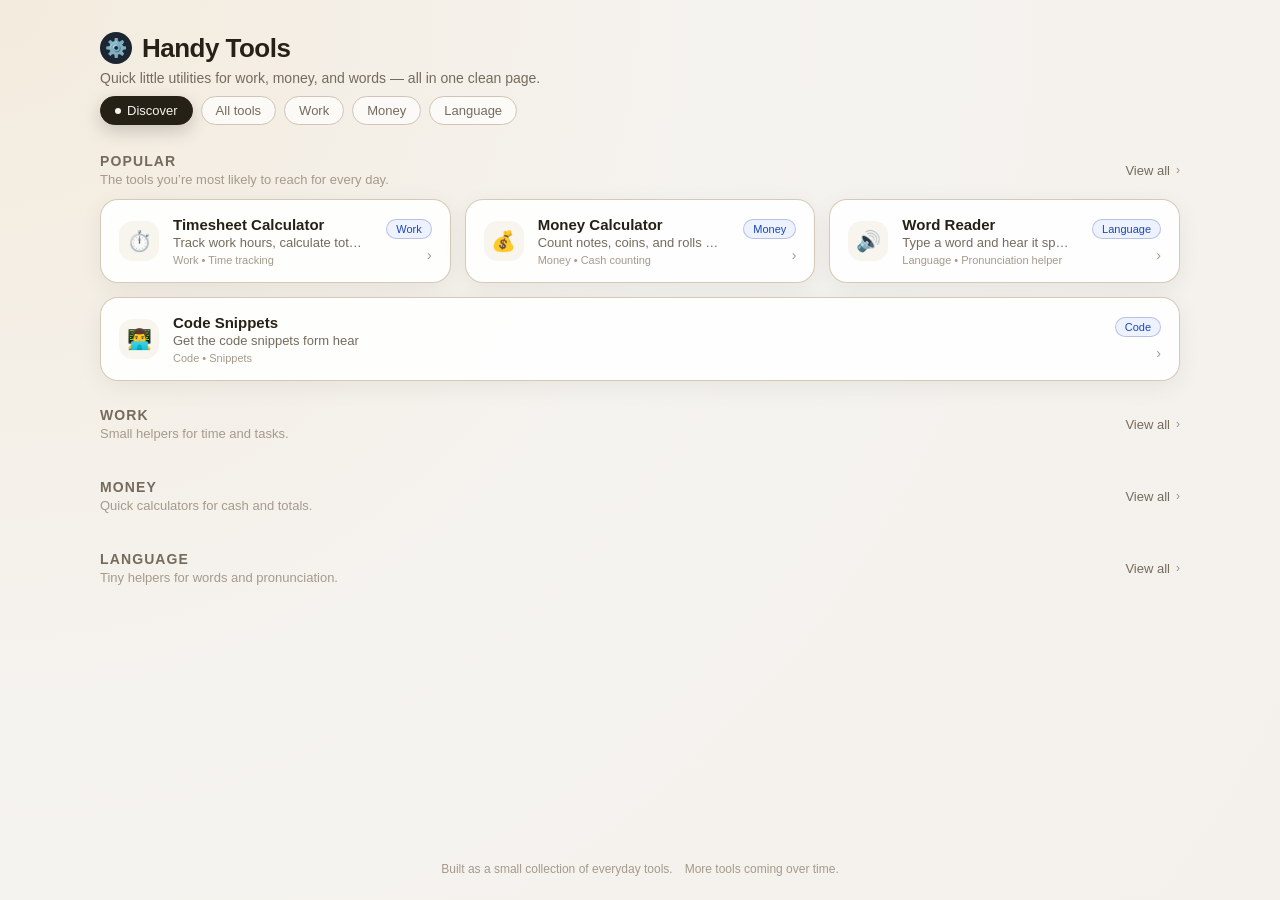
<file: index.html>
<!DOCTYPE html>
<html lang="en">
<head>
  <meta charset="UTF-8" />
  <meta name="viewport" content="width=device-width, initial-scale=1.0" />
  <title>Handy Tools</title>
  <link rel="preconnect" href="https://api.fontshare.com" />
  <link href="https://api.fontshare.com/v2/css?f[]=satoshi@400,500,600,700&display=swap" rel="stylesheet" />
  <style>
    *, *::before, *::after { box-sizing: border-box; margin: 0; padding: 0; }

    :root {
      --bg: #f5f3ef;
      --surface: #ffffff;
      --surface-subtle: #f8f4ee;
      --border: #e0d9cf;
      --border-strong: #d3c8b9;
      --text: #262116;
      --text-muted: #756b5d;
      --text-faint: #a59a8b;
      --accent: #1a56db;
      --accent-soft: #eef2ff;
      --accent-strong: #1749b8;
      --radius-lg: 20px;
      --radius-pill: 999px;
      --shadow-soft: 0 10px 35px rgba(27, 20, 8, 0.08);
      --transition: 180ms cubic-bezier(0.16, 1, 0.3, 1);
      --font: 'Satoshi', -apple-system, BlinkMacSystemFont, 'Segoe UI', sans-serif;
    }

    html {
      -webkit-font-smoothing: antialiased;
      background: var(--bg);
    }

    body {
      font-family: var(--font);
      background: radial-gradient(circle at top left, #f3ebdd, #f5f3ef 45%, #f4f1ec);
      color: var(--text);
      min-height: 100dvh;
      display: flex;
      flex-direction: column;
    }

    .page-shell {
      max-width: 1120px;
      width: 100%;
      margin: 0 auto;
      padding: 32px 20px 40px;
      flex: 1;
    }

    /* Header */

    .page-header {
      margin-bottom: 28px;
    }

    .page-title-row {
      display: flex;
      justify-content: space-between;
      gap: 16px;
      align-items: center;
      margin-bottom: 10px;
    }

    .page-title-main {
      display: flex;
      flex-direction: column;
      gap: 6px;
    }

    .page-title-main h1 {
      font-size: 26px;
      letter-spacing: -0.02em;
      font-weight: 700;
      display: flex;
      align-items: center;
      gap: 10px;
    }

    .page-title-main h1 span.logo-pill {
      display: inline-flex;
      align-items: center;
      justify-content: center;
      width: 32px;
      height: 32px;
      border-radius: var(--radius-pill);
      background: #1c2532;
      color: #f5f3ef;
      font-size: 18px;
      flex-shrink: 0;
    }

    .page-title-main p {
      font-size: 14px;
      color: var(--text-muted);
    }

    .filter-row {
      display: flex;
      gap: 8px;
      flex-wrap: wrap;
      margin-top: 10px;
    }

    .chip {
      border-radius: var(--radius-pill);
      padding: 6px 14px;
      font-size: 13px;
      border: 1px solid transparent;
      background: transparent;
      color: var(--text-muted);
      cursor: pointer;
      display: inline-flex;
      align-items: center;
      gap: 6px;
      transition: background var(--transition), border-color var(--transition), color var(--transition), transform var(--transition), box-shadow var(--transition);
    }

    .chip-primary {
      background: #262116;
      color: #f5f3ef;
      border-color: #262116;
      box-shadow: 0 6px 18px rgba(0,0,0,0.18);
    }

    .chip-primary span.dot {
      width: 6px;
      height: 6px;
      border-radius: 999px;
      background: #f5f3ef;
    }

    .chip-outline {
      border-color: #cfc4b6;
      background: rgba(255, 255, 255, 0.7);
    }

    .chip-outline:hover {
      background: #f0e8dd;
      border-color: var(--border-strong);
      color: var(--text);
      transform: translateY(-1px);
    }

    /* Sections */

    .sections {
      display: flex;
      flex-direction: column;
      gap: 26px;
      margin-top: 16px;
    }

    .section {
      display: flex;
      flex-direction: column;
      gap: 12px;
    }

    .section-header {
      display: flex;
      justify-content: space-between;
      align-items: center;
      gap: 12px;
    }

    .section-title {
      font-size: 14px;
      font-weight: 600;
      letter-spacing: 0.08em;
      text-transform: uppercase;
      color: var(--text-muted);
    }

    .section-subtitle {
      font-size: 13px;
      color: var(--text-faint);
      margin-top: 3px;
    }

    .section-header-main {
      display: flex;
      flex-direction: column;
    }

    .section-view-all {
      font-size: 13px;
      color: var(--text-muted);
      display: inline-flex;
      align-items: center;
      gap: 6px;
      cursor: default;
    }

    .section-view-all span.chevron {
      font-size: 12px;
      opacity: 0.7;
    }

    /* Tool rows */

    .tool-row {
      display: flex;
      gap: 14px;
      flex-wrap: wrap;
    }

    .tool-card {
      flex: 1;
      min-width: 260px;
      max-width: 100%;
      display: flex;
      align-items: center;
      gap: 14px;
      padding: 16px 18px;
      background: rgba(255, 255, 255, 0.9);
      border-radius: 18px;
      border: 1px solid rgba(210, 196, 177, 0.9);
      text-decoration: none;
      color: var(--text);
      box-shadow: 0 6px 24px rgba(23, 14, 2, 0.06);
      transition: border-color var(--transition), box-shadow var(--transition), transform var(--transition), background var(--transition);
    }

    .tool-card:hover {
      border-color: var(--accent);
      box-shadow: var(--shadow-soft);
      transform: translateY(-2px);
      background: #ffffff;
    }

    .tool-avatar {
      width: 40px;
      height: 40px;
      border-radius: 14px;
      background: var(--surface-subtle);
      display: flex;
      align-items: center;
      justify-content: center;
      font-size: 20px;
      flex-shrink: 0;
    }

    .tool-main {
      flex: 1;
      min-width: 0;
    }

    .tool-name {
      font-size: 15px;
      font-weight: 600;
      margin-bottom: 2px;
    }

    .tool-desc {
      font-size: 13px;
      color: var(--text-muted);
      white-space: nowrap;
      text-overflow: ellipsis;
      overflow: hidden;
    }

    .tool-meta {
      font-size: 11px;
      color: var(--text-faint);
      margin-top: 4px;
    }

    .tool-trailing {
      display: flex;
      flex-direction: column;
      align-items: flex-end;
      gap: 8px;
      margin-left: 4px;
    }

    .tool-pill {
      font-size: 11px;
      padding: 3px 9px;
      border-radius: var(--radius-pill);
      background: var(--accent-soft);
      color: var(--accent-strong);
      border: 1px solid rgba(72, 94, 171, 0.32);
    }

    .tool-chevron {
      font-size: 14px;
      color: var(--text-faint);
    }

    /* Coming soon */

    .tool-card.disabled {
      opacity: 0.55;
      cursor: default;
      pointer-events: none;
      border-style: dashed;
      border-color: rgba(201, 188, 172, 0.9);
    }

    .tool-card.disabled .tool-avatar {
      background: #f0ebe4;
      color: var(--text-faint);
    }

    .tool-card.disabled .tool-pill {
      background: #f0ebe4;
      border-color: transparent;
      color: var(--text-faint);
    }

    /* Footer */

    .page-footer {
      max-width: 1120px;
      margin: 0 auto;
      padding: 0 20px 24px;
      font-size: 12px;
      color: var(--text-faint);
      display: flex;
      justify-content: space-between;
      gap: 12px;
      flex-wrap: wrap;
    }

    @media (max-width: 720px) {
      .page-shell {
        padding: 24px 16px 30px;
      }
      .page-title-main h1 {
        font-size: 22px;
      }
      .page-header p {
        font-size: 13px;
      }
      .tool-row {
        flex-direction: column;
      }
      .tool-card {
        width: 100%;
      }
    }
  </style>
</head>
<body>
  <main class="page-shell">
    <header class="page-header">
      <div class="page-title-main">
        <h1>
          <span class="logo-pill">⚙️</span>
          <span>Handy Tools</span>
        </h1>
        <p>Quick little utilities for work, money, and words — all in one clean page.</p>
      </div>

      <div class="filter-row" aria-hidden="true">
        <button class="chip chip-primary" type="button">
          <span class="dot"></span>
          Discover
        </button>
        <button class="chip chip-outline" type="button">All tools</button>
        <button class="chip chip-outline" type="button">Work</button>
        <button class="chip chip-outline" type="button">Money</button>
        <button class="chip chip-outline" type="button">Language</button>
      </div>
    </header>

    <section class="sections" aria-label="Tool categories">

      <!-- Popular -->
      <section class="section" aria-label="Popular tools">
        <div class="section-header">
          <div class="section-header-main">
            <div class="section-title">Popular</div>
            <div class="section-subtitle">The tools you’re most likely to reach for every day.</div>
          </div>
          <div class="section-view-all">
            View all
            <span class="chevron">›</span>
          </div>
        </div>

        <div class="tool-row" id="section-popular"></div>
      </section>

      <!-- Work -->
      <section class="section" aria-label="Work tools">
        <div class="section-header">
          <div class="section-header-main">
            <div class="section-title">Work</div>
            <div class="section-subtitle">Small helpers for time and tasks.</div>
          </div>
          <div class="section-view-all">
            View all
            <span class="chevron">›</span>
          </div>
        </div>

        <div class="tool-row" id="section-work"></div>
      </section>

      <!-- Money -->
      <section class="section" aria-label="Money tools">
        <div class="section-header">
          <div class="section-header-main">
            <div class="section-title">Money</div>
            <div class="section-subtitle">Quick calculators for cash and totals.</div>
          </div>
          <div class="section-view-all">
            View all
            <span class="chevron">›</span>
          </div>
        </div>

        <div class="tool-row" id="section-money"></div>
      </section>

      <!-- Language -->
      <section class="section" aria-label="Language tools">
        <div class="section-header">
          <div class="section-header-main">
            <div class="section-title">Language</div>
            <div class="section-subtitle">Tiny helpers for words and pronunciation.</div>
          </div>
          <div class="section-view-all">
            View all
            <span class="chevron">›</span>
          </div>
        </div>

        <div class="tool-row" id="section-language"></div>
      </section>

    </section>
  </main>

  <footer class="page-footer">
    <span>Built as a small collection of everyday tools.</span>
    <span>More tools coming over time.</span>
  </footer>

  <!-- JSON‑driven cards -->
  <script>
    const SECTION_MAP = {
      "Popular": "section-popular",
      "Work": "section-work",
      "Money": "section-money",
      "Language": "section-language"
    };

    function createToolCard(item) {
      const link = document.createElement(item.href && !item.disabled ? "a" : "div");
      link.className = "tool-card" + (item.disabled ? " disabled" : "");
      if (item.href && !item.disabled) {
        link.href = item.href;
      }

      const avatar = document.createElement("div");
      avatar.className = "tool-avatar";
      avatar.textContent = item.emoji || "⚙️";

      const main = document.createElement("div");
      main.className = "tool-main";

      const name = document.createElement("div");
      name.className = "tool-name";
      name.textContent = item.title;

      const desc = document.createElement("div");
      desc.className = "tool-desc";
      desc.textContent = item.description;

      const meta = document.createElement("div");
      meta.className = "tool-meta";
      meta.textContent = item.meta || item.category || "";

      main.appendChild(name);
      main.appendChild(desc);
      main.appendChild(meta);

      const trailing = document.createElement("div");
      trailing.className = "tool-trailing";

      const pill = document.createElement("div");
      pill.className = "tool-pill";
      pill.textContent = item.pill || item.category || "";

      trailing.appendChild(pill);

      if (!item.disabled && item.href) {
        const chev = document.createElement("div");
        chev.className = "tool-chevron";
        chev.textContent = "›";
        trailing.appendChild(chev);
      }

      link.appendChild(avatar);
      link.appendChild(main);
      link.appendChild(trailing);

      return link;
    }

    async function initTools() {
      try {
        const res = await fetch("assets.json");
        if (!res.ok) {
          throw new Error("HTTP " + res.status);
        }
        const data = await res.json();

        data.forEach(item => {
          const sectionId = SECTION_MAP[item.section];
          if (!sectionId) return;
          const container = document.getElementById(sectionId);
          if (!container) return;
          container.appendChild(createToolCard(item));
        });
      } catch (err) {
        console.error("Failed to load assets.json", err);
      }
    }

    document.addEventListener("DOMContentLoaded", initTools);
  </script>
</body>
</html>
</file>
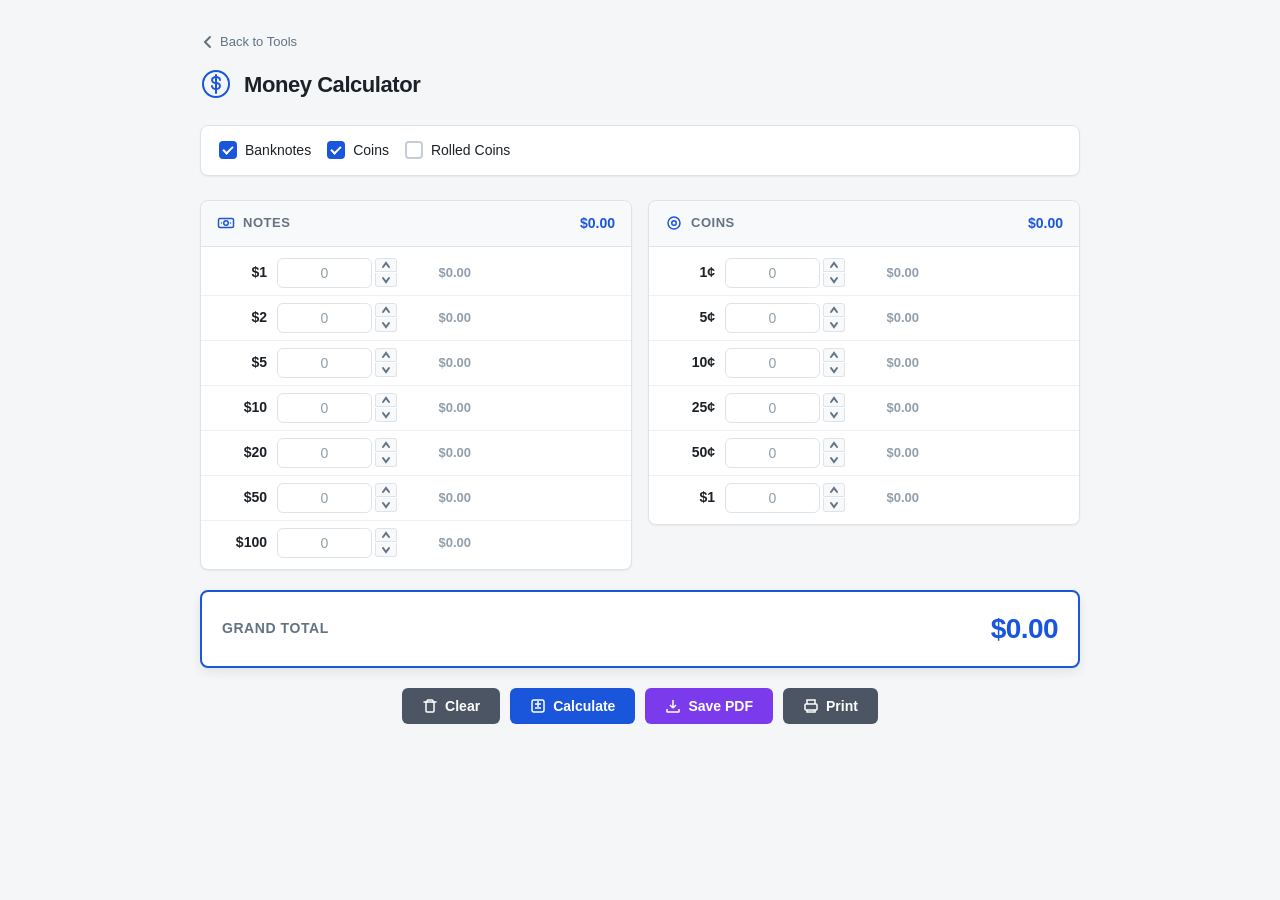
<file: tools/money-calculator/index.html>
<!DOCTYPE html>
<html lang="en">
<head>
  <meta charset="UTF-8">
  <meta name="viewport" content="width=device-width, initial-scale=1.0">
  <title>Money Calculator</title>
  <link href="https://api.fontshare.com/v2/css?f[]=satoshi@400,500,600,700&display=swap" rel="stylesheet">
  <link rel="stylesheet" href="code/style.css">
  <script src="code/jspdf.umd.min.js"></script>
  <script src="code/jspdf.plugin.autotable.min.js"></script>
</head>
<body>

  <div class="app-container">
    <!-- Back Link -->
    <a href="../../index.html" class="back-link no-print" data-testid="link-back">
      <svg width="16" height="16" viewBox="0 0 16 16" fill="none" stroke="currentColor" stroke-width="2" stroke-linecap="round"><path d="M10 3L5 8l5 5"/></svg>
      Back to Tools
    </a>

    <!-- Header -->
    <header class="app-header">
      <div class="logo-area">
        <svg class="logo-icon" width="32" height="32" viewBox="0 0 32 32" fill="none" aria-label="Money Calculator">
          <circle cx="16" cy="16" r="13" stroke="currentColor" stroke-width="2"/>
          <line x1="16" y1="7" x2="16" y2="25" stroke="currentColor" stroke-width="2" stroke-linecap="round"/>
          <path d="M20 12c0-1.7-1.8-3-4-3s-4 1.3-4 3 1.8 3 4 3 4 1.3 4 3-1.8 3-4 3-4-1.3-4-3" stroke="currentColor" stroke-width="2" stroke-linecap="round" fill="none"/>
        </svg>
        <h1>Money Calculator</h1>
      </div>
    </header>

    <!-- Toggle Options -->
    <div class="toggle-bar no-print">
      <label class="toggle-label" data-testid="toggle-banknotes">
        <input type="checkbox" id="toggle-notes" checked onchange="toggleSection('notes')">
        Banknotes
      </label>
      <label class="toggle-label" data-testid="toggle-coins">
        <input type="checkbox" id="toggle-coins" checked onchange="toggleSection('coins')">
        Coins
      </label>
      <label class="toggle-label" data-testid="toggle-rolled">
        <input type="checkbox" id="toggle-rolled" onchange="toggleSection('rolled')">
        Rolled Coins
      </label>
    </div>

    <!-- Notes + Coins side by side -->
    <div class="two-col-row">
      <!-- Banknotes Section -->
      <section id="section-notes" class="money-section">
        <div class="section-header">
          <svg width="18" height="18" viewBox="0 0 24 24" fill="none" stroke="currentColor" stroke-width="2" stroke-linecap="round">
            <rect x="2" y="6" width="20" height="12" rx="2"/>
            <circle cx="12" cy="12" r="3"/>
            <line x1="6" y1="12" x2="6" y2="12.01"/>
            <line x1="18" y1="12" x2="18" y2="12.01"/>
          </svg>
          <h2>Notes</h2>
          <span class="section-subtotal" id="notes-subtotal">$0.00</span>
        </div>
        <div class="denomination-grid" id="notes-grid"></div>
      </section>

      <!-- Coins Section -->
      <section id="section-coins" class="money-section">
        <div class="section-header">
          <svg width="18" height="18" viewBox="0 0 24 24" fill="none" stroke="currentColor" stroke-width="2" stroke-linecap="round">
            <circle cx="12" cy="12" r="8"/>
            <circle cx="12" cy="12" r="3"/>
          </svg>
          <h2>Coins</h2>
          <span class="section-subtotal" id="coins-subtotal">$0.00</span>
        </div>
        <div class="denomination-grid" id="coins-grid"></div>
      </section>
    </div>

    <!-- Rolled Coins Section -->
    <section id="section-rolled" class="money-section rolled-full hidden">
      <div class="section-header">
        <svg width="18" height="18" viewBox="0 0 24 24" fill="none" stroke="currentColor" stroke-width="2" stroke-linecap="round">
          <rect x="6" y="3" width="12" height="18" rx="3"/>
          <line x1="6" y1="9" x2="18" y2="9"/>
          <line x1="6" y1="15" x2="18" y2="15"/>
        </svg>
        <h2>Rolled Coins</h2>
        <span class="section-subtotal" id="rolled-subtotal">$0.00</span>
      </div>
      <div class="denomination-grid" id="rolled-grid"></div>
    </section>

    <!-- Total -->
    <div class="total-bar" id="total-bar">
      <div class="total-label">Grand Total</div>
      <div class="total-amount" id="grand-total">$0.00</div>
    </div>

    <!-- Action Buttons -->
    <div class="actions-bar no-print">
      <button class="btn btn-clear" onclick="clearAll()" data-testid="button-clear">
        <svg width="16" height="16" viewBox="0 0 16 16" fill="none" stroke="currentColor" stroke-width="1.5" stroke-linecap="round"><path d="M2 4h12"/><path d="M5 4V3a1 1 0 011-1h4a1 1 0 011 1v1"/><path d="M12 4v9a1 1 0 01-1 1H5a1 1 0 01-1-1V4"/></svg>
        Clear
      </button>
      <button class="btn btn-calc" onclick="calculateAll()" data-testid="button-calculate">
        <svg width="16" height="16" viewBox="0 0 16 16" fill="none" stroke="currentColor" stroke-width="1.5"><rect x="2" y="2" width="12" height="12" rx="2"/><line x1="5" y1="6" x2="11" y2="6"/><line x1="5" y1="10" x2="11" y2="10"/><line x1="8" y1="3" x2="8" y2="9"/></svg>
        Calculate
      </button>
      <button class="btn btn-save" onclick="saveAsPDF()" data-testid="button-save-pdf">
        <svg width="16" height="16" viewBox="0 0 16 16" fill="none" stroke="currentColor" stroke-width="1.5"><path d="M8 2v8m0 0l-3-3m3 3l3-3"/><path d="M2 11v2.5a.5.5 0 00.5.5h11a.5.5 0 00.5-.5V11"/></svg>
        Save PDF
      </button>
      <button class="btn btn-print" onclick="printSheet()" data-testid="button-print">
        <svg width="16" height="16" viewBox="0 0 16 16" fill="none" stroke="currentColor" stroke-width="1.5"><path d="M4 6V2h8v4"/><rect x="2" y="6" width="12" height="6" rx="1"/><path d="M4 12v2h8v-2"/></svg>
        Print
      </button>
    </div>
  </div>

  <script src="code/app.js"></script>
</body>
</html>
</file>
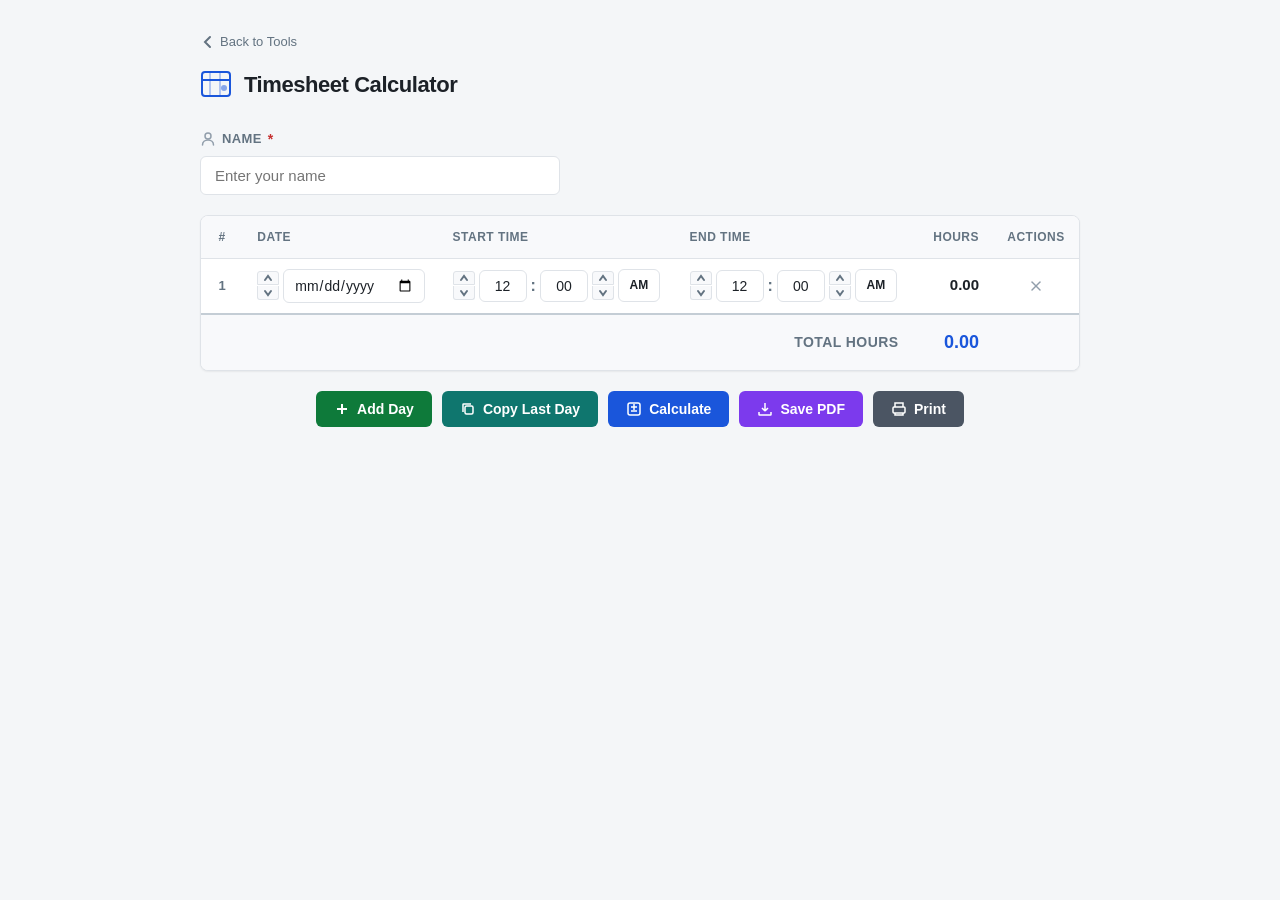
<file: tools/timesheet-calculator/index.html>
<!DOCTYPE html>
<html lang="en">
<head>
  <meta charset="UTF-8">
  <meta name="viewport" content="width=device-width, initial-scale=1.0">
  <title>Timesheet Calculator</title>
  <link href="https://api.fontshare.com/v2/css?f[]=satoshi@400,500,600,700&display=swap" rel="stylesheet">
  <link rel="stylesheet" href="code/style.css">
  <script src="code/jspdf.umd.min.js"></script>
  <script src="code/jspdf.plugin.autotable.min.js"></script>
</head>
<body>

  <div class="app-container">
    <!-- Back Link -->
    <a href="../../index.html" class="back-link" data-testid="link-back">
      <svg width="16" height="16" viewBox="0 0 16 16" fill="none" stroke="currentColor" stroke-width="2" stroke-linecap="round"><path d="M10 3L5 8l5 5"/></svg>
      Back to Tools
    </a>

    <!-- Header -->
    <header class="app-header">
      <div class="logo-area">
        <svg class="logo-icon" width="32" height="32" viewBox="0 0 32 32" fill="none" aria-label="Timesheet Calculator">
          <rect x="2" y="4" width="28" height="24" rx="3" stroke="currentColor" stroke-width="2"/>
          <line x1="2" y1="12" x2="30" y2="12" stroke="currentColor" stroke-width="2"/>
          <line x1="10" y1="4" x2="10" y2="28" stroke="currentColor" stroke-width="1.5" opacity="0.4"/>
          <line x1="20" y1="4" x2="20" y2="28" stroke="currentColor" stroke-width="1.5" opacity="0.4"/>
          <circle cx="24" cy="20" r="3" fill="currentColor" opacity="0.5"/>
        </svg>
        <h1>Timesheet Calculator</h1>
      </div>
    </header>

    <!-- Name Field -->
    <div class="name-field-wrapper">
      <label for="employee-name" class="name-label">
        <svg width="16" height="16" viewBox="0 0 16 16" fill="none" stroke="currentColor" stroke-width="1.5" stroke-linecap="round"><circle cx="8" cy="5" r="3"/><path d="M2.5 14c0-3 2.5-5 5.5-5s5.5 2 5.5 5"/></svg>
        Name <span class="required">*</span>
      </label>
      <input type="text" id="employee-name" placeholder="Enter your name" required data-testid="input-employee-name">
      <span class="name-error" id="name-error">Name is required</span>
    </div>

    <!-- Table -->
    <div class="table-wrapper">
      <table id="timesheet">
        <thead>
          <tr>
            <th class="col-index">#</th>
            <th class="col-date">Date</th>
            <th class="col-time">Start Time</th>
            <th class="col-time">End Time</th>
            <th class="col-hours">Hours</th>
            <th class="col-actions no-print">Actions</th>
          </tr>
        </thead>
        <tbody id="days-body">
          <!-- rows added by JS -->
        </tbody>
        <tfoot>
          <tr>
            <td colspan="4" class="total-label">Total Hours</td>
            <td class="total-value"><span id="total-hours">0.00</span></td>
            <td class="no-print"></td>
          </tr>
        </tfoot>
      </table>
    </div>

    <!-- Action Buttons -->
    <div class="actions-bar no-print">
      <button class="btn btn-add" onclick="addDay()" data-testid="button-add-day">
        <svg width="16" height="16" viewBox="0 0 16 16" fill="none" stroke="currentColor" stroke-width="2"><line x1="8" y1="3" x2="8" y2="13"/><line x1="3" y1="8" x2="13" y2="8"/></svg>
        Add Day
      </button>
      <button class="btn btn-copy" onclick="copyLastDay()" data-testid="button-copy-day">
        <svg width="16" height="16" viewBox="0 0 16 16" fill="none" stroke="currentColor" stroke-width="1.5"><rect x="5" y="5" width="8" height="8" rx="1.5"/><path d="M3 11V3.5A.5.5 0 013.5 3H11"/></svg>
        Copy Last Day
      </button>
      <button class="btn btn-calc" onclick="calculateAll()" data-testid="button-calculate">
        <svg width="16" height="16" viewBox="0 0 16 16" fill="none" stroke="currentColor" stroke-width="1.5"><rect x="2" y="2" width="12" height="12" rx="2"/><line x1="5" y1="6" x2="11" y2="6"/><line x1="5" y1="10" x2="11" y2="10"/><line x1="8" y1="3" x2="8" y2="9"/></svg>
        Calculate
      </button>
      <button class="btn btn-save" onclick="saveAsPDF()" data-testid="button-save-pdf">
        <svg width="16" height="16" viewBox="0 0 16 16" fill="none" stroke="currentColor" stroke-width="1.5"><path d="M8 2v8m0 0l-3-3m3 3l3-3"/><path d="M2 11v2.5a.5.5 0 00.5.5h11a.5.5 0 00.5-.5V11"/></svg>
        Save PDF
      </button>
      <button class="btn btn-print" onclick="printSheet()" data-testid="button-print">
        <svg width="16" height="16" viewBox="0 0 16 16" fill="none" stroke="currentColor" stroke-width="1.5"><path d="M4 6V2h8v4"/><rect x="2" y="6" width="12" height="6" rx="1"/><path d="M4 12v2h8v-2"/></svg>
        Print
      </button>
    </div>
  </div>

  <script src="code/app.js"></script>
</body>
</html>
</file>
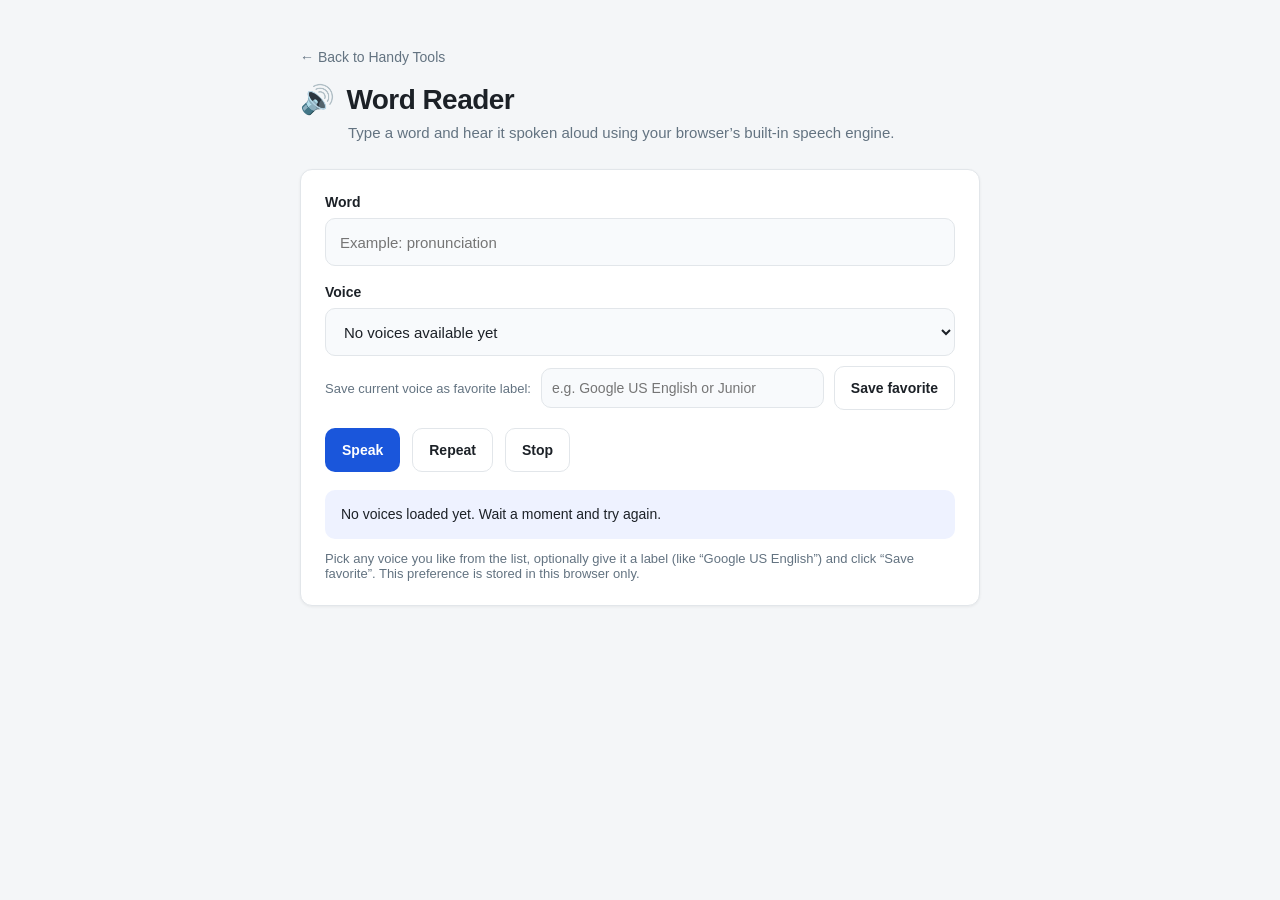
<file: tools/word-reader/index.html>
<!DOCTYPE html>
<html lang="en">
<head>
  <meta charset="UTF-8" />
  <meta name="viewport" content="width=device-width, initial-scale=1.0" />
  <title>Word Reader - Handy Tools</title>
  <link rel="preconnect" href="https://api.fontshare.com" />
  <link href="https://api.fontshare.com/v2/css?f[]=satoshi@400,500,700&display=swap" rel="stylesheet" />
  <style>
    *, *::before, *::after { box-sizing: border-box; margin: 0; padding: 0; }

    :root {
      --bg: #f4f6f8;
      --surface: #ffffff;
      --surface-soft: #f8fafc;
      --border: #e2e6ea;
      --border-hover: #c4cdd5;
      --text: #1c2127;
      --text-muted: #637381;
      --primary: #1a56db;
      --primary-hover: #1749b8;
      --primary-light: #eef2ff;
      --radius: 12px;
      --shadow: 0 1px 3px rgba(0,0,0,0.06);
      --transition: 200ms ease;
      --font: 'Satoshi', -apple-system, BlinkMacSystemFont, 'Segoe UI', sans-serif;
    }

    html { -webkit-font-smoothing: antialiased; }

    body {
      font-family: var(--font);
      background: var(--bg);
      color: var(--text);
      min-height: 100dvh;
    }

    .container {
      max-width: 720px;
      width: 100%;
      margin: 0 auto;
      padding: 48px 20px 40px;
    }

    .page-header { margin-bottom: 28px; }

    .back-link {
      display: inline-flex;
      align-items: center;
      gap: 8px;
      text-decoration: none;
      color: var(--text-muted);
      font-size: 14px;
      font-weight: 500;
      margin-bottom: 18px;
      transition: color var(--transition);
    }
    .back-link:hover { color: var(--primary); }

    .page-header h1 {
      font-size: 28px;
      font-weight: 700;
      letter-spacing: -0.02em;
      color: var(--text);
      display: flex;
      align-items: center;
      gap: 12px;
    }
    .page-header p {
      font-size: 15px;
      color: var(--text-muted);
      margin-top: 8px;
      padding-left: 48px;
    }

    .app-card {
      background: var(--surface);
      border: 1px solid var(--border);
      border-radius: var(--radius);
      box-shadow: var(--shadow);
      padding: 24px;
    }

    .field { margin-bottom: 18px; }

    .field label {
      display: block;
      font-size: 14px;
      font-weight: 600;
      margin-bottom: 8px;
      color: var(--text);
    }

    .input,
    .select {
      width: 100%;
      min-height: 48px;
      border: 1px solid var(--border);
      border-radius: 10px;
      background: var(--surface-soft);
      color: var(--text);
      font-size: 15px;
      padding: 0 14px;
      outline: none;
      transition: border-color var(--transition), box-shadow var(--transition), background var(--transition);
    }

    .input:focus,
    .select:focus {
      border-color: var(--primary);
      box-shadow: 0 0 0 3px rgba(26, 86, 219, 0.12);
      background: var(--surface);
    }

    .actions {
      display: flex;
      gap: 12px;
      flex-wrap: wrap;
      margin-top: 6px;
    }

    .btn {
      min-height: 44px;
      padding: 0 16px;
      border-radius: 10px;
      border: 1px solid transparent;
      font-size: 14px;
      font-weight: 600;
      font-family: inherit;
      cursor: pointer;
      transition: all var(--transition);
    }

    .btn-primary {
      background: var(--primary);
      color: #fff;
    }
    .btn-primary:hover { background: var(--primary-hover); }

    .btn-secondary {
      background: var(--surface);
      color: var(--text);
      border-color: var(--border);
    }
    .btn-secondary:hover {
      border-color: var(--border-hover);
      background: var(--surface-soft);
    }

    .status {
      margin-top: 18px;
      padding: 14px 16px;
      border-radius: 10px;
      background: var(--primary-light);
      color: var(--text);
      font-size: 14px;
      line-height: 1.5;
      white-space: pre-line;
    }

    .hint {
      margin-top: 12px;
      font-size: 13px;
      color: var(--text-muted);
    }

    .favorite-row {
      display: flex;
      flex-wrap: wrap;
      gap: 10px;
      margin-top: 10px;
      align-items: center;
    }

    .favorite-label {
      font-size: 13px;
      color: var(--text-muted);
    }

    .favorite-name-input {
      flex: 1 1 160px;
      min-width: 0;
    }

    .favorite-name-input.input {
      min-height: 40px;
      font-size: 14px;
      padding-inline: 10px;
    }

    .favorite-chip {
      display: inline-flex;
      align-items: center;
      gap: 6px;
      padding: 4px 10px;
      border-radius: 999px;
      background: var(--surface-soft);
      border: 1px solid var(--border);
      font-size: 12px;
      color: var(--text-muted);
      margin-top: 6px;
    }

    .favorite-chip strong {
      font-weight: 600;
      color: var(--text);
    }

    @media (max-width: 480px) {
      .container { padding: 32px 16px 32px; }
      .page-header h1 { font-size: 22px; }
      .page-header p { padding-left: 0; }
      .actions { flex-direction: column; }
      .btn { width: 100%; }
      .favorite-row { flex-direction: column; align-items: stretch; }
    }
  </style>
</head>
<body>
  <main class="container">
    <header class="page-header">
      <a class="back-link" href="../../index.html">← Back to Handy Tools</a>
      <h1>
        <span aria-hidden="true">🔊</span>
        <span>Word Reader</span>
      </h1>
      <p>Type a word and hear it spoken aloud using your browser’s built-in speech engine.</p>
    </header>

    <section class="app-card">
      <div class="field">
        <label for="wordInput">Word</label>
        <input
          id="wordInput"
          class="input"
          type="text"
          placeholder="Example: pronunciation"
          autocomplete="off"
        />
      </div>

      <div class="field">
        <label for="voiceSelect">Voice</label>
        <select id="voiceSelect" class="select"></select>

        <div class="favorite-row">
          <span class="favorite-label">Save current voice as favorite label:</span>
          <input
            id="favoriteNameInput"
            class="input favorite-name-input"
            type="text"
            placeholder="e.g. Google US English or Junior"
          />
          <button id="saveFavoriteBtn" class="btn btn-secondary" type="button">
            Save favorite
          </button>
        </div>

        <div id="favoriteInfo" class="favorite-chip" style="display:none;">
          Favorite: <strong id="favoriteLabel"></strong>
          <span id="favoriteDetails"></span>
        </div>
      </div>

      <div class="actions">
        <button class="btn btn-primary" id="speakBtn" type="button">Speak</button>
        <button class="btn btn-secondary" id="repeatBtn" type="button">Repeat</button>
        <button class="btn btn-secondary" id="stopBtn" type="button">Stop</button>
      </div>

      <div class="status" id="status">Ready. Type a word and press Speak.</div>
      <div class="hint">
        Pick any voice you like from the list, optionally give it a label (like “Google US English”) and click “Save favorite”. This preference is stored in this browser only.
      </div>
    </section>
  </main>

  <script>
    const synth = window.speechSynthesis;
    const wordInput = document.getElementById('wordInput');
    const voiceSelect = document.getElementById('voiceSelect');
    const speakBtn = document.getElementById('speakBtn');
    const repeatBtn = document.getElementById('repeatBtn');
    const stopBtn = document.getElementById('stopBtn');
    const status = document.getElementById('status');

    const favoriteNameInput = document.getElementById('favoriteNameInput');
    const saveFavoriteBtn = document.getElementById('saveFavoriteBtn');
    const favoriteInfo = document.getElementById('favoriteInfo');
    const favoriteLabelEl = document.getElementById('favoriteLabel');
    const favoriteDetailsEl = document.getElementById('favoriteDetails');

    const FAVORITE_KEY = 'word_reader_favorite_voice_v1';

    let voices = [];
    let lastWord = '';
    let favoriteVoice = null; // { label, name, lang }

    function setStatus(message) {
      status.textContent = message;
    }

    function loadFavorite() {
      try {
        const raw = localStorage.getItem(FAVORITE_KEY);
        if (!raw) return;
        const parsed = JSON.parse(raw);
        if (parsed && parsed.name && parsed.lang && parsed.label) {
          favoriteVoice = parsed;
          favoriteInfo.style.display = 'inline-flex';
          favoriteLabelEl.textContent = favoriteVoice.label;
          favoriteDetailsEl.textContent = `(${favoriteVoice.name}, ${favoriteVoice.lang})`;
        }
      } catch (e) {
        console.warn('Could not load favorite voice', e);
      }
    }

    function saveFavorite(currentVoice) {
      const label = (favoriteNameInput.value || '').trim() || currentVoice.name;
      favoriteVoice = {
        label,
        name: currentVoice.name,
        lang: currentVoice.lang
      };
      localStorage.setItem(FAVORITE_KEY, JSON.stringify(favoriteVoice));
      favoriteInfo.style.display = 'inline-flex';
      favoriteLabelEl.textContent = favoriteVoice.label;
      favoriteDetailsEl.textContent = `(${favoriteVoice.name}, ${favoriteVoice.lang})`;
      setStatus(`Saved favorite: ${favoriteVoice.label}\nVoice: ${favoriteVoice.name} (${favoriteVoice.lang})`);
    }

    function chooseAutoVoiceIndex(voices) {
      const googleEnglish = voices.findIndex(v =>
        v.name && v.name.toLowerCase().includes('google') &&
        v.lang && v.lang.toLowerCase().startsWith('en')
      );
      if (googleEnglish >= 0) return googleEnglish;

      const defaultVoice = voices.findIndex(v => v.default);
      if (defaultVoice >= 0) return defaultVoice;

      const enUsVoice = voices.findIndex(v =>
        v.lang && v.lang.toLowerCase() === 'en-us'
      );
      if (enUsVoice >= 0) return enUsVoice;

      const anyEnglish = voices.findIndex(v =>
        v.lang && v.lang.toLowerCase().startsWith('en')
      );
      if (anyEnglish >= 0) return anyEnglish;

      return 0;
    }

    function findFavoriteIndex(voices, favorite) {
      if (!favorite) return -1;
      return voices.findIndex(v =>
        v.name === favorite.name && v.lang === favorite.lang
      );
    }

    function populateVoices() {
      voices = synth.getVoices();
      voices.sort((a, b) => a.name.localeCompare(b.name));

      voiceSelect.innerHTML = '';

      if (!voices.length) {
        const option = document.createElement('option');
        option.value = '';
        option.textContent = 'No voices available yet';
        voiceSelect.appendChild(option);
        setStatus('No voices loaded yet. Wait a moment and try again.');
        return;
      }

      voices.forEach((voice, index) => {
        const option = document.createElement('option');
        option.value = String(index);
        option.textContent = `${voice.name} (${voice.lang})${voice.default ? ' — default' : ''}`;
        option.dataset.name = voice.name;
        option.dataset.lang = voice.lang;
        voiceSelect.appendChild(option);
      });

      // Prefer saved favorite if present in this browser
      let selectedIndex = findFavoriteIndex(voices, favoriteVoice);
      let usingFavorite = selectedIndex >= 0;

      if (!usingFavorite) {
        selectedIndex = chooseAutoVoiceIndex(voices);
      }

      voiceSelect.selectedIndex = selectedIndex;
      const selectedVoice = voices[selectedIndex];

      setStatus(
        usingFavorite
          ? `Ready. Using favorite voice: ${selectedVoice.name} (${selectedVoice.lang})`
          : `Ready. Selected voice: ${selectedVoice.name} (${selectedVoice.lang})`
      );
    }

    function getSelectedVoice() {
      const selectedOption = voiceSelect.selectedOptions[0];
      if (!selectedOption) return null;

      const idx = Number(selectedOption.value);
      const v = voices[idx];
      if (v) return v;

      const name = selectedOption.dataset.name;
      const lang = selectedOption.dataset.lang;
      return voices.find(voice => voice.name === name && voice.lang === lang) || null;
    }

    function speakWord(word) {
      const cleanWord = (word || '').trim();

      if (!cleanWord) {
        setStatus('Please enter a word first.');
        wordInput.focus();
        return;
      }

      if (!voices.length) {
        populateVoices();
      }

      synth.cancel();

      const utterance = new SpeechSynthesisUtterance(cleanWord);

      const selectedVoice = getSelectedVoice();
      if (selectedVoice) {
        utterance.voice = selectedVoice;
        utterance.lang = selectedVoice.lang || 'en-US';
      } else {
        utterance.lang = 'en-US';
      }

      utterance.rate = 0.9;
      utterance.pitch = 1;

      utterance.onstart = () => {
        if (selectedVoice) {
          setStatus(`Speaking: ${cleanWord}\nVoice: ${selectedVoice.name} (${selectedVoice.lang})`);
        } else {
          setStatus(`Speaking: ${cleanWord}`);
        }
      };

      utterance.onend = () => {
        if (selectedVoice) {
          setStatus(`Finished: ${cleanWord}\nVoice used: ${selectedVoice.name} (${selectedVoice.lang})`);
        } else {
          setStatus(`Finished: ${cleanWord}`);
        }
      };

      utterance.onerror = (event) => {
        setStatus(`Sorry, the browser could not speak that word.\nError: ${event.error || 'unknown'}`);
      };

      lastWord = cleanWord;
      synth.speak(utterance);
    }

    speakBtn.addEventListener('click', () => speakWord(wordInput.value));
    repeatBtn.addEventListener('click', () => speakWord(lastWord || wordInput.value));

    stopBtn.addEventListener('click', () => {
      synth.cancel();
      setStatus('Stopped.');
    });

    wordInput.addEventListener('keydown', (event) => {
      if (event.key === 'Enter') {
        speakWord(wordInput.value);
      }
    });

    voiceSelect.addEventListener('change', () => {
      const selectedVoice = getSelectedVoice();
      if (selectedVoice) {
        setStatus(`Voice changed to: ${selectedVoice.name} (${selectedVoice.lang})`);
      }
    });

    saveFavoriteBtn.addEventListener('click', () => {
      const currentVoice = getSelectedVoice();
      if (!currentVoice) {
        setStatus('Select a voice first, then save it as favorite.');
        return;
      }
      try {
        saveFavorite(currentVoice);
      } catch (e) {
        console.warn('Failed to save favorite voice', e);
        setStatus('Could not save favorite (storage not available?).');
      }
    });

    loadFavorite();
    populateVoices();

    if (typeof synth !== 'undefined' && synth.onvoiceschanged !== undefined) {
      synth.onvoiceschanged = populateVoices;
    }
  </script>
</body>
</html>
</file>
<file: tools/money-calculator/code/style.css>
/* ============================================================
   Money Calculator — Professional Design System
   Matches Timesheet Calculator color palette
   ============================================================ */

*, *::before, *::after { box-sizing: border-box; margin: 0; padding: 0; }

:root {
  --bg: #f4f6f8;
  --surface: #ffffff;
  --surface-alt: #f8f9fb;
  --border: #dfe3e8;
  --border-strong: #c4cdd5;
  --text: #1c2127;
  --text-muted: #637381;
  --text-faint: #919eab;

  --primary: #1a56db;
  --primary-hover: #1648b8;
  --primary-fg: #ffffff;
  --primary-light: #eef2ff;

  --success: #0e7a3a;
  --success-hover: #0c6631;

  --danger: #c53030;

  --neutral: #4b5563;
  --neutral-hover: #374151;

  --radius: 8px;
  --radius-sm: 6px;
  --shadow-sm: 0 1px 2px rgba(0,0,0,0.06);
  --shadow-md: 0 4px 12px rgba(0,0,0,0.08);
  --transition: 150ms ease;

  --font: 'Satoshi', -apple-system, BlinkMacSystemFont, 'Segoe UI', sans-serif;
}

html { -webkit-font-smoothing: antialiased; -moz-osx-font-smoothing: grayscale; }

body {
  font-family: var(--font);
  font-size: 15px;
  line-height: 1.5;
  color: var(--text);
  background: var(--bg);
  min-height: 100dvh;
  display: flex;
  flex-direction: column;
}

/* ---- App Container ---- */
.app-container {
  max-width: 920px;
  width: 100%;
  margin: 0 auto;
  padding: 32px 20px 40px;
  flex: 1;
}

/* ---- Back Link ---- */
.back-link {
  display: inline-flex;
  align-items: center;
  gap: 4px;
  font-size: 13px;
  font-weight: 500;
  color: var(--text-muted);
  text-decoration: none;
  margin-bottom: 16px;
  transition: color var(--transition);
}
.back-link:hover { color: var(--primary); }

/* ---- Header ---- */
.app-header { margin-bottom: 24px; }

.logo-area {
  display: flex;
  align-items: center;
  gap: 12px;
}

.logo-icon { color: var(--primary); flex-shrink: 0; }

.app-header h1 {
  font-size: 22px;
  font-weight: 700;
  letter-spacing: -0.02em;
  color: var(--text);
}

/* ---- Toggle Bar ---- */
.toggle-bar {
  display: flex;
  flex-wrap: wrap;
  gap: 16px;
  margin-bottom: 24px;
  padding: 14px 18px;
  background: var(--surface);
  border: 1px solid var(--border);
  border-radius: var(--radius);
  box-shadow: var(--shadow-sm);
}

.toggle-label {
  display: flex;
  align-items: center;
  gap: 8px;
  font-size: 14px;
  font-weight: 500;
  color: var(--text);
  cursor: pointer;
  user-select: none;
}

.toggle-label input[type="checkbox"] {
  appearance: none;
  -webkit-appearance: none;
  width: 18px;
  height: 18px;
  border: 2px solid var(--border-strong);
  border-radius: 4px;
  background: var(--surface);
  cursor: pointer;
  transition: all var(--transition);
  position: relative;
  flex-shrink: 0;
}

.toggle-label input[type="checkbox"]:checked {
  background: var(--primary);
  border-color: var(--primary);
}

.toggle-label input[type="checkbox"]:checked::after {
  content: '';
  position: absolute;
  left: 4px;
  top: 1px;
  width: 6px;
  height: 10px;
  border: solid white;
  border-width: 0 2px 2px 0;
  transform: rotate(45deg);
}

.toggle-label input[type="checkbox"]:hover {
  border-color: var(--primary);
}

/* ---- Two Column Layout ---- */
.two-col-row {
  display: flex;
  gap: 16px;
  align-items: flex-start;
  margin-bottom: 20px;
}

.two-col-row > .money-section {
  flex: 1;
  min-width: 0;
  margin-bottom: 0;
}

/* ---- Money Sections ---- */
.money-section {
  background: var(--surface);
  border: 1px solid var(--border);
  border-radius: var(--radius);
  box-shadow: var(--shadow-sm);
  overflow: hidden;
}

.money-section.hidden { display: none; }

/* Rolled coins full width below */
.rolled-full { margin-bottom: 20px; }

.section-header {
  display: flex;
  align-items: center;
  gap: 8px;
  padding: 12px 16px;
  background: var(--surface-alt);
  border-bottom: 1px solid var(--border);
}

.section-header svg { color: var(--primary); flex-shrink: 0; }

.section-header h2 {
  font-size: 13px;
  font-weight: 600;
  text-transform: uppercase;
  letter-spacing: 0.04em;
  color: var(--text-muted);
  flex: 1;
}

.section-subtotal {
  font-size: 14px;
  font-weight: 700;
  color: var(--primary);
  font-variant-numeric: tabular-nums;
}

/* ---- Denomination Rows ---- */
.denomination-grid { padding: 4px 0; }

.denom-row {
  display: flex;
  align-items: center;
  padding: 7px 16px;
  gap: 10px;
  transition: background var(--transition);
}

.denom-row:hover { background: var(--surface-alt); }

.denom-row + .denom-row { border-top: 1px solid #f0f1f3; }

.denom-label {
  font-size: 14px;
  font-weight: 600;
  color: var(--text);
  min-width: 50px;
  text-align: right;
  font-variant-numeric: tabular-nums;
}

.denom-input-wrap {
  flex: 1;
  max-width: 120px;
  display: flex;
  align-items: center;
}

.denom-input {
  font-family: var(--font);
  font-size: 14px;
  font-weight: 500;
  padding: 6px 10px;
  border: 1px solid var(--border);
  border-radius: var(--radius-sm);
  background: var(--surface);
  color: var(--text);
  width: 100%;
  text-align: center;
  font-variant-numeric: tabular-nums;
  transition: border-color var(--transition), box-shadow var(--transition);
  -moz-appearance: textfield;
  appearance: textfield;
}

.denom-input::-webkit-inner-spin-button,
.denom-input::-webkit-outer-spin-button {
  -webkit-appearance: none;
  margin: 0;
}

.denom-input:hover { border-color: var(--border-strong); }

.denom-input:focus {
  outline: none;
  border-color: var(--primary);
  box-shadow: 0 0 0 3px rgba(26, 86, 219, 0.12);
}

.denom-input::placeholder { color: var(--text-faint); font-weight: 400; }

/* Stepper buttons */
.stepper-group {
  display: flex;
  flex-direction: column;
  gap: 1px;
  margin-left: 3px;
}

.stepper-btn {
  display: flex;
  align-items: center;
  justify-content: center;
  width: 22px;
  height: 14px;
  border: 1px solid var(--border);
  background: var(--surface-alt);
  color: var(--text-muted);
  cursor: pointer;
  transition: all var(--transition);
  padding: 0;
  line-height: 1;
}

.stepper-btn:first-child { border-radius: 3px 3px 0 0; }
.stepper-btn:last-child { border-radius: 0 0 3px 3px; border-top: none; }

.stepper-btn:hover {
  background: var(--primary);
  color: var(--primary-fg);
  border-color: var(--primary);
}

.stepper-btn svg { width: 10px; height: 10px; }

/* Row total */
.denom-total {
  font-size: 13px;
  font-weight: 600;
  color: var(--text-faint);
  min-width: 64px;
  text-align: right;
  font-variant-numeric: tabular-nums;
  transition: color var(--transition);
}

.denom-total.has-value { color: var(--text); }

/* ---- Total Bar ---- */
.total-bar {
  display: flex;
  align-items: center;
  justify-content: space-between;
  padding: 16px 20px;
  background: var(--surface);
  border: 2px solid var(--primary);
  border-radius: var(--radius);
  box-shadow: var(--shadow-md);
  margin-bottom: 20px;
  transition: transform var(--transition);
}

.total-label {
  font-size: 14px;
  font-weight: 600;
  text-transform: uppercase;
  letter-spacing: 0.04em;
  color: var(--text-muted);
}

.total-amount {
  font-size: 28px;
  font-weight: 700;
  color: var(--primary);
  font-variant-numeric: tabular-nums;
  letter-spacing: -0.02em;
}

/* ---- Action Bar ---- */
.actions-bar {
  display: flex;
  flex-wrap: wrap;
  gap: 10px;
  justify-content: center;
}

.btn {
  display: inline-flex;
  align-items: center;
  gap: 7px;
  font-family: var(--font);
  font-size: 14px;
  font-weight: 600;
  padding: 10px 20px;
  border: none;
  border-radius: var(--radius-sm);
  cursor: pointer;
  transition: all var(--transition);
  white-space: nowrap;
}

.btn svg { flex-shrink: 0; }

.btn-clear { background: var(--neutral); color: #fff; }
.btn-clear:hover { background: var(--neutral-hover); }

.btn-calc { background: var(--primary); color: var(--primary-fg); }
.btn-calc:hover { background: var(--primary-hover); }

.btn-save { background: #7c3aed; color: #fff; }
.btn-save:hover { background: #6d28d9; }

.btn-print { background: var(--neutral); color: #fff; }
.btn-print:hover { background: var(--neutral-hover); }

/* ---- Responsive: stack on small screens ---- */
@media (max-width: 640px) {
  .app-container { padding: 16px 12px 32px; }
  .app-header h1 { font-size: 18px; }

  .two-col-row {
    flex-direction: column;
    gap: 16px;
  }

  .toggle-bar { gap: 12px; padding: 12px 14px; }

  .denom-row { padding: 7px 12px; gap: 8px; }
  .denom-label { min-width: 44px; font-size: 13px; }
  .denom-total { min-width: 56px; font-size: 12px; }

  .total-amount { font-size: 24px; }

  .btn { padding: 9px 14px; font-size: 13px; }
  .actions-bar { gap: 6px; }
}

/* ---- Print Styles ---- */
@media print {
  .no-print { display: none !important; }
  .stepper-group { display: none !important; }

  body { background: #fff; font-size: 12px; }

  .app-container { max-width: 100%; padding: 0; }

  .money-section, .total-bar {
    box-shadow: none;
    border: 1px solid #ccc;
  }

  .total-bar { border: 2px solid #333; }

  .denom-input {
    border: none;
    padding: 0;
    background: transparent;
    box-shadow: none;
    font-size: 12px;
  }

  .denom-row:hover { background: transparent; }
}
</file>
<file: tools/timesheet-calculator/code/style.css>
/* ============================================================
   Timesheet Calculator — Professional Design System
   ============================================================ */

/* ---- Reset & Base ---- */
*, *::before, *::after { box-sizing: border-box; margin: 0; padding: 0; }

:root {
  /* Neutral slate palette — professional, serious */
  --bg: #f4f6f8;
  --surface: #ffffff;
  --surface-alt: #f8f9fb;
  --border: #dfe3e8;
  --border-strong: #c4cdd5;
  --text: #1c2127;
  --text-muted: #637381;
  --text-faint: #919eab;

  /* Primary — deep blue */
  --primary: #1a56db;
  --primary-hover: #1648b8;
  --primary-fg: #ffffff;

  /* Success — green */
  --success: #0e7a3a;
  --success-hover: #0c6631;
  --success-bg: #ecfdf3;

  /* Copy — slate teal */
  --copy: #0f766e;
  --copy-hover: #0d6560;
  --copy-bg: #f0fdfa;

  /* Neutral button */
  --neutral: #4b5563;
  --neutral-hover: #374151;

  /* Danger */
  --danger: #c53030;
  --danger-hover: #9b2c2c;

  /* Layout */
  --radius: 8px;
  --radius-sm: 6px;
  --shadow-sm: 0 1px 2px rgba(0,0,0,0.06);
  --shadow-md: 0 4px 12px rgba(0,0,0,0.08);
  --transition: 150ms ease;

  --font: 'Satoshi', -apple-system, BlinkMacSystemFont, 'Segoe UI', sans-serif;
}

html {
  -webkit-font-smoothing: antialiased;
  -moz-osx-font-smoothing: grayscale;
  scroll-behavior: smooth;
}

body {
  font-family: var(--font);
  font-size: 15px;
  line-height: 1.5;
  color: var(--text);
  background: var(--bg);
  min-height: 100dvh;
  display: flex;
  flex-direction: column;
}

/* ---- App Container ---- */
.app-container {
  max-width: 920px;
  width: 100%;
  margin: 0 auto;
  padding: 32px 20px 20px;
  flex: 1;
}

/* ---- Back Link ---- */
.back-link {
  display: inline-flex;
  align-items: center;
  gap: 4px;
  font-size: 13px;
  font-weight: 500;
  color: var(--text-muted);
  text-decoration: none;
  margin-bottom: 16px;
  transition: color var(--transition);
}

.back-link:hover {
  color: var(--primary);
}

/* ---- Header ---- */
.app-header {
  margin-bottom: 28px;
}

.logo-area {
  display: flex;
  align-items: center;
  gap: 12px;
}

.logo-icon {
  color: var(--primary);
  flex-shrink: 0;
}

.app-header h1 {
  font-size: 22px;
  font-weight: 700;
  letter-spacing: -0.02em;
  color: var(--text);
}

/* ---- Name Field ---- */
.name-field-wrapper {
  margin-bottom: 20px;
  max-width: 360px;
}

.name-label {
  display: flex;
  align-items: center;
  gap: 6px;
  font-size: 13px;
  font-weight: 600;
  color: var(--text-muted);
  margin-bottom: 6px;
  text-transform: uppercase;
  letter-spacing: 0.03em;
}

.name-label svg {
  flex-shrink: 0;
  color: var(--text-faint);
}

.required {
  color: var(--danger);
  font-size: 14px;
}

.name-field-wrapper input[type="text"] {
  font-family: var(--font);
  font-size: 15px;
  font-weight: 500;
  padding: 10px 14px;
  border: 1px solid var(--border);
  border-radius: var(--radius-sm);
  background: var(--surface);
  color: var(--text);
  width: 100%;
  transition: border-color var(--transition), box-shadow var(--transition);
}

.name-field-wrapper input[type="text"]:hover {
  border-color: var(--border-strong);
}

.name-field-wrapper input[type="text"]:focus {
  outline: none;
  border-color: var(--primary);
  box-shadow: 0 0 0 3px rgba(26, 86, 219, 0.12);
}

.name-field-wrapper input[type="text"].input-error {
  border-color: var(--danger);
  box-shadow: 0 0 0 3px rgba(197, 48, 48, 0.1);
}

.name-error {
  display: none;
  font-size: 12px;
  color: var(--danger);
  margin-top: 4px;
}

.name-error.visible {
  display: block;
}

/* ---- Table Wrapper ---- */
.table-wrapper {
  background: var(--surface);
  border: 1px solid var(--border);
  border-radius: var(--radius);
  box-shadow: var(--shadow-sm);
  overflow-x: auto;
  -webkit-overflow-scrolling: touch;
}

table {
  width: 100%;
  border-collapse: collapse;
}

thead {
  background: var(--surface-alt);
  border-bottom: 1px solid var(--border);
}

th {
  font-size: 12px;
  font-weight: 600;
  text-transform: uppercase;
  letter-spacing: 0.04em;
  color: var(--text-muted);
  padding: 12px 14px;
  text-align: left;
  white-space: nowrap;
}

td {
  padding: 10px 14px;
  border-bottom: 1px solid var(--border);
  vertical-align: middle;
}

tbody tr:last-child td {
  border-bottom: none;
}

tbody tr:hover {
  background: var(--surface-alt);
}

/* Column sizing */
.col-index { width: 42px; text-align: center; }
.col-date { width: 180px; }
.col-time { width: 200px; }
.col-hours { width: 80px; text-align: right; }
.col-actions { width: 56px; text-align: center; }

/* Index cell */
td.row-index {
  text-align: center;
  font-weight: 600;
  font-size: 13px;
  color: var(--text-muted);
}

/* Hours cell */
td.hours-cell {
  text-align: right;
  font-weight: 600;
  font-size: 15px;
  font-variant-numeric: tabular-nums;
  color: var(--text);
}

/* ---- Tfoot ---- */
tfoot td {
  padding: 14px;
  border-top: 2px solid var(--border-strong);
  border-bottom: none;
  background: var(--surface-alt);
}

.total-label {
  text-align: right;
  font-weight: 600;
  font-size: 14px;
  color: var(--text-muted);
  text-transform: uppercase;
  letter-spacing: 0.03em;
}

.total-value {
  text-align: right;
  font-weight: 700;
  font-size: 18px;
  color: var(--primary);
  font-variant-numeric: tabular-nums;
}

/* ---- Input Styles ---- */
input[type="date"] {
  font-family: var(--font);
  font-size: 14px;
  padding: 7px 10px;
  border: 1px solid var(--border);
  border-radius: var(--radius-sm);
  background: var(--surface);
  color: var(--text);
  width: 100%;
  transition: border-color var(--transition), box-shadow var(--transition);
  cursor: pointer;
}

input[type="date"]:hover {
  border-color: var(--border-strong);
}

input[type="date"]:focus {
  outline: none;
  border-color: var(--primary);
  box-shadow: 0 0 0 3px rgba(26, 86, 219, 0.12);
}

/* ---- Time Input Group ---- */
.time-input-group {
  display: flex;
  align-items: center;
  gap: 4px;
}

.time-select {
  font-family: var(--font);
  font-size: 14px;
  padding: 7px 6px;
  border: 1px solid var(--border);
  border-radius: var(--radius-sm);
  background: var(--surface);
  color: var(--text);
  text-align: center;
  transition: border-color var(--transition), box-shadow var(--transition);
  -moz-appearance: textfield;
  appearance: textfield;
  font-variant-numeric: tabular-nums;
}

.time-select::-webkit-inner-spin-button,
.time-select::-webkit-outer-spin-button {
  -webkit-appearance: none;
  margin: 0;
}

.time-select:hover {
  border-color: var(--border-strong);
}

.time-select:focus {
  outline: none;
  border-color: var(--primary);
  box-shadow: 0 0 0 3px rgba(26, 86, 219, 0.12);
}

.time-select.hour-input { width: 48px; }
.time-select.minute-input { width: 48px; }

.time-colon {
  font-weight: 700;
  font-size: 16px;
  color: var(--text-muted);
  user-select: none;
  line-height: 1;
}

.ampm-toggle {
  font-family: var(--font);
  font-size: 12px;
  font-weight: 600;
  padding: 7px 8px;
  border: 1px solid var(--border);
  border-radius: var(--radius-sm);
  background: var(--surface);
  color: var(--text);
  cursor: pointer;
  transition: all var(--transition);
  user-select: none;
  min-width: 42px;
  text-align: center;
  line-height: 1.35;
}

.ampm-toggle:hover {
  border-color: var(--border-strong);
  background: var(--surface-alt);
}

.ampm-toggle:focus {
  outline: none;
  border-color: var(--primary);
  box-shadow: 0 0 0 3px rgba(26, 86, 219, 0.12);
}

/* Up/Down stepper buttons */
.stepper-group {
  display: flex;
  flex-direction: column;
  gap: 1px;
}

.stepper-btn {
  display: flex;
  align-items: center;
  justify-content: center;
  width: 22px;
  height: 14px;
  border: 1px solid var(--border);
  background: var(--surface-alt);
  color: var(--text-muted);
  cursor: pointer;
  transition: all var(--transition);
  padding: 0;
  line-height: 1;
}

.stepper-btn:first-child {
  border-radius: 3px 3px 0 0;
}

.stepper-btn:last-child {
  border-radius: 0 0 3px 3px;
  border-top: none;
}

.stepper-btn:hover {
  background: var(--primary);
  color: var(--primary-fg);
  border-color: var(--primary);
}

.stepper-btn:hover + .stepper-btn {
  border-top-color: var(--primary);
}

.stepper-btn svg {
  width: 10px;
  height: 10px;
}

/* ---- Delete Button ---- */
.btn-delete {
  display: flex;
  align-items: center;
  justify-content: center;
  width: 32px;
  height: 32px;
  border: none;
  border-radius: var(--radius-sm);
  background: transparent;
  color: var(--text-faint);
  cursor: pointer;
  transition: all var(--transition);
  margin: 0 auto;
}

.btn-delete:hover {
  background: #fef2f2;
  color: var(--danger);
}

/* ---- Action Bar ---- */
.actions-bar {
  display: flex;
  flex-wrap: wrap;
  gap: 10px;
  margin-top: 20px;
  justify-content: center;
}

.btn {
  display: inline-flex;
  align-items: center;
  gap: 7px;
  font-family: var(--font);
  font-size: 14px;
  font-weight: 600;
  padding: 10px 18px;
  border: none;
  border-radius: var(--radius-sm);
  cursor: pointer;
  transition: all var(--transition);
  white-space: nowrap;
}

.btn svg {
  flex-shrink: 0;
}

.btn-add {
  background: var(--success);
  color: #fff;
}
.btn-add:hover { background: var(--success-hover); }

.btn-copy {
  background: var(--copy);
  color: #fff;
}
.btn-copy:hover { background: var(--copy-hover); }

.btn-calc {
  background: var(--primary);
  color: var(--primary-fg);
}
.btn-calc:hover { background: var(--primary-hover); }

.btn-save {
  background: #7c3aed;
  color: #fff;
}
.btn-save:hover { background: #6d28d9; }

.btn-print {
  background: var(--neutral);
  color: #fff;
}
.btn-print:hover { background: var(--neutral-hover); }

/* ---- Empty State ---- */
.empty-state {
  text-align: center;
  padding: 48px 20px;
  color: var(--text-faint);
}

.empty-state svg {
  margin-bottom: 12px;
  color: var(--border-strong);
}

.empty-state p {
  font-size: 14px;
}

/* ---- Footer ---- */
.app-footer {
  text-align: center;
  padding: 20px;
  margin-top: auto;
}

.app-footer a {
  font-size: 12px;
  color: var(--text-faint);
  text-decoration: none;
  transition: color var(--transition);
}

.app-footer a:hover {
  color: var(--text-muted);
}

/* ---- Print Styles ---- */
@media print {
  .no-print { display: none !important; }

  body {
    background: #fff;
    font-size: 12px;
  }

  .app-container {
    max-width: 100%;
    padding: 0;
  }

  .app-header h1 {
    font-size: 18px;
  }

  .table-wrapper {
    border: 1px solid #999;
    box-shadow: none;
  }

  th { font-size: 11px; }
  td { padding: 6px 10px; font-size: 12px; }

  .time-input-group {
    font-size: 12px;
  }

  input[type="date"],
  .time-select,
  .ampm-toggle {
    border: none;
    padding: 0;
    background: transparent;
    font-size: 12px;
    box-shadow: none;
  }

  .stepper-group { display: none; }

  .app-footer { display: none; }

  tbody tr:hover { background: transparent; }
}

/* ---- Responsive ---- */
@media (max-width: 640px) {
  .app-container {
    padding: 16px 8px 12px;
  }

  .app-header h1 {
    font-size: 18px;
  }

  th, td {
    padding: 8px 6px;
    font-size: 13px;
    white-space: nowrap;
  }

  table {
    min-width: 700px;
  }

  .time-select.hour-input,
  .time-select.minute-input {
    width: 38px;
    padding: 5px 3px;
    font-size: 13px;
  }

  .ampm-toggle {
    padding: 5px 5px;
    font-size: 11px;
    min-width: 34px;
  }

  .btn {
    padding: 8px 14px;
    font-size: 13px;
  }

  .actions-bar {
    gap: 6px;
  }
}
</file>
